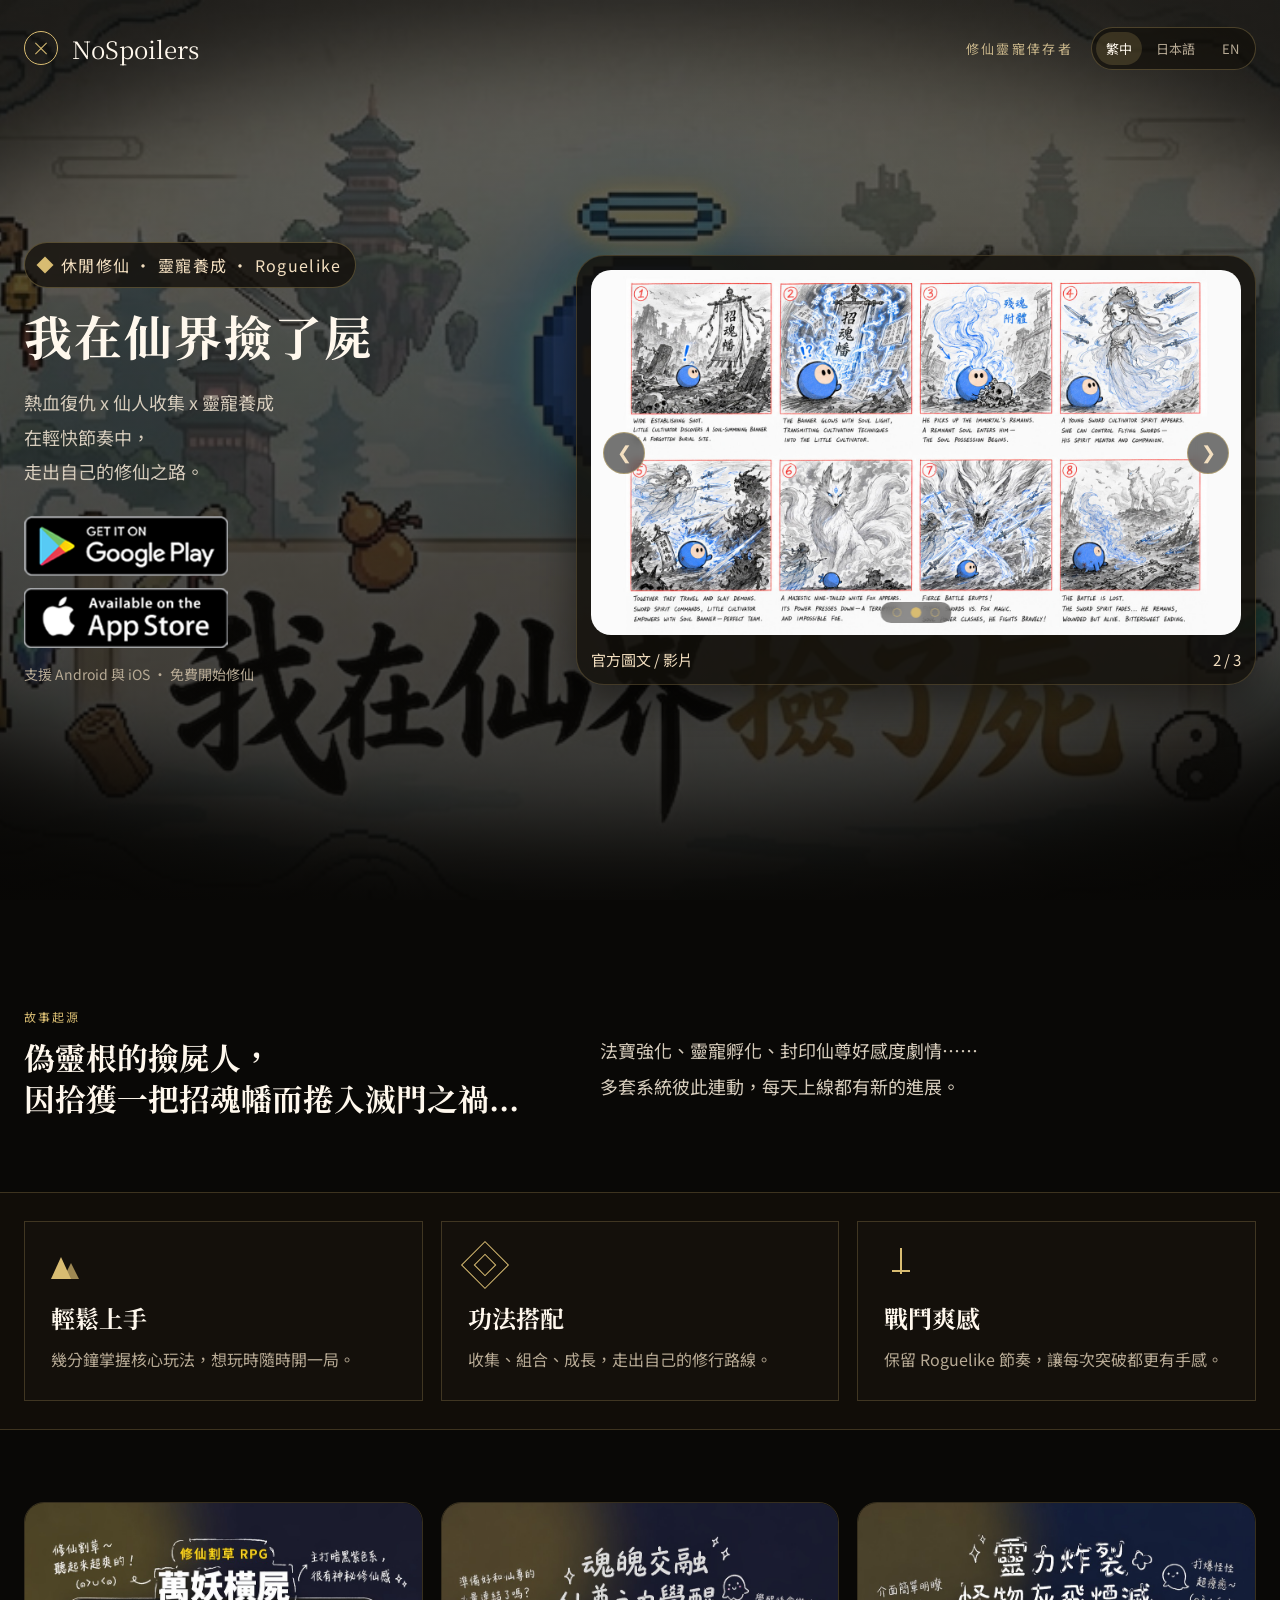
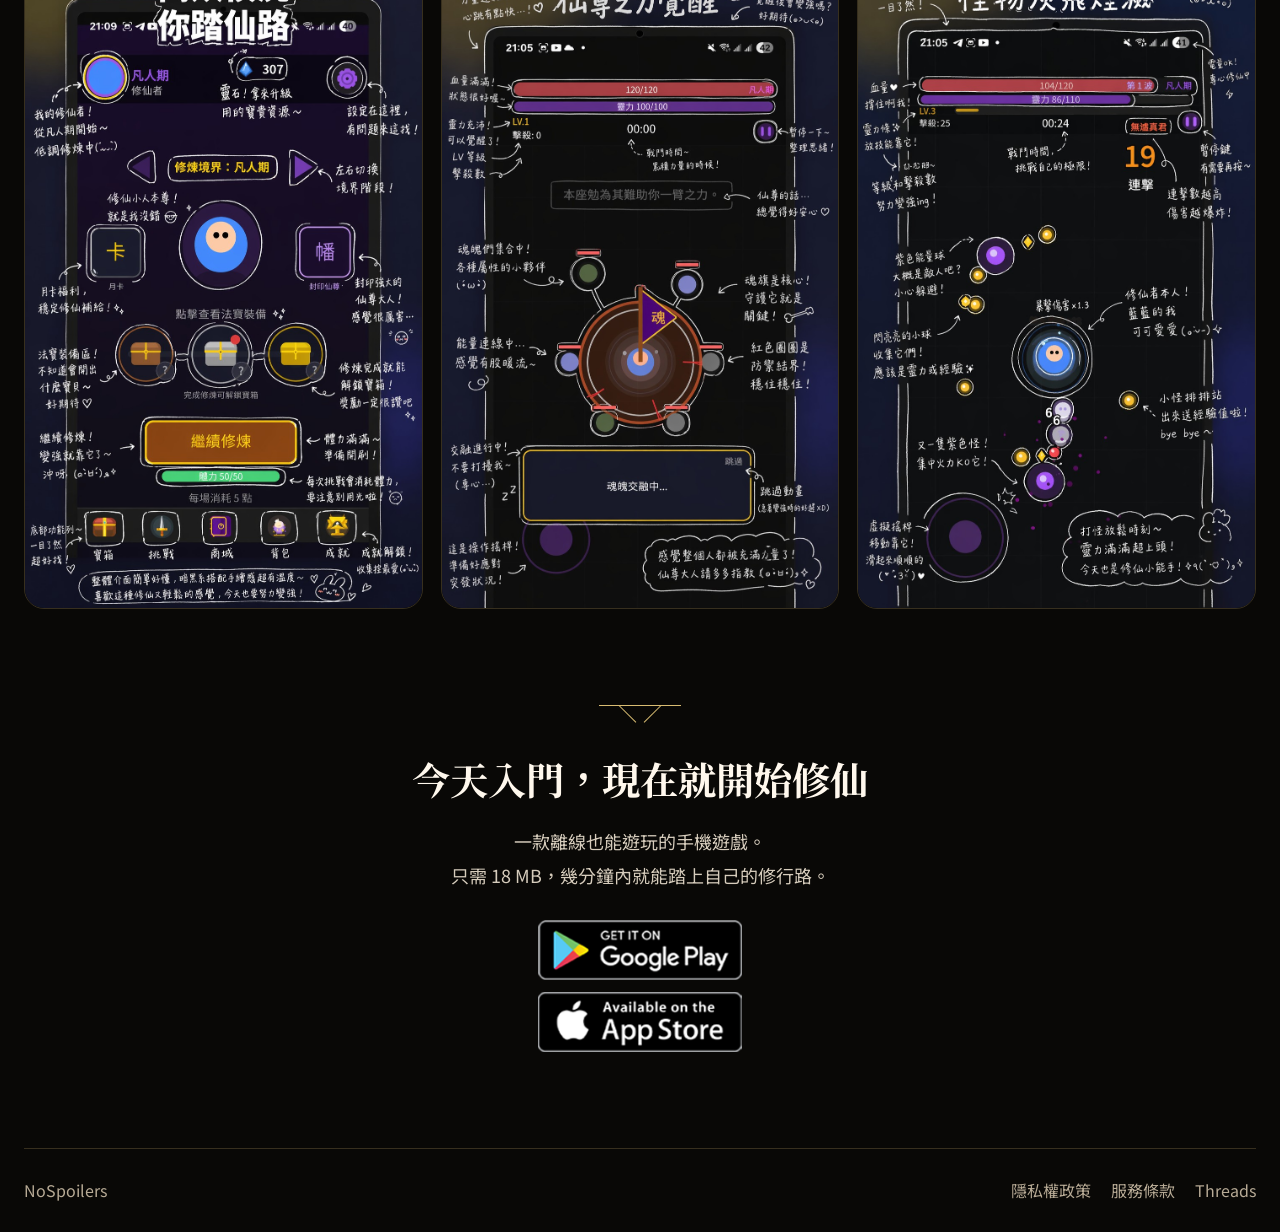
<file: index.html>
﻿<!DOCTYPE html>
<html lang="zh-Hant">
<head>
  <meta charset="UTF-8">
  <meta name="viewport" content="width=device-width, initial-scale=1.0">
  <title>拾仙者｜休閒修仙 Roguelike</title>
  <meta name="description" content="拾仙者是一款結合熱血復仇、仙人收集與靈寵養成的休閒修仙 Roguelike。觀看官方影片，立即從 Google Play 或 App Store 下載。">
  <link rel="canonical" href="https://seanfuture9999.github.io/pickupfairy-landing/">
  <meta property="og:type" content="website">
  <meta property="og:locale" content="zh_TW">
  <meta property="og:site_name" content="拾仙者">
  <meta property="og:title" content="拾仙者｜休閒修仙 Roguelike">
  <meta property="og:description" content="拾仙者是一款結合熱血復仇、仙人收集與靈寵養成的休閒修仙 Roguelike。觀看官方影片，立即從 Google Play 或 App Store 下載。">
  <meta property="og:url" content="https://seanfuture9999.github.io/pickupfairy-landing/">
  <meta property="og:image" content="https://seanfuture9999.github.io/pickupfairy-landing/assets/images/001.jpg">
  <meta property="og:image:width" content="1600">
  <meta property="og:image:height" content="900">
  <meta name="twitter:card" content="summary_large_image">
  <meta name="twitter:title" content="拾仙者｜休閒修仙 Roguelike">
  <meta name="twitter:description" content="拾仙者是一款結合熱血復仇、仙人收集與靈寵養成的休閒修仙 Roguelike。觀看官方影片，立即從 Google Play 或 App Store 下載。">
  <meta name="twitter:image" content="https://seanfuture9999.github.io/pickupfairy-landing/assets/images/001.jpg">
  <link rel="alternate" hreflang="zh-Hant" href="https://seanfuture9999.github.io/pickupfairy-landing/">
  <link rel="alternate" hreflang="ja" href="https://seanfuture9999.github.io/pickupfairy-landing/ja/">
  <link rel="alternate" hreflang="en" href="https://seanfuture9999.github.io/pickupfairy-landing/en/">
  <link rel="alternate" hreflang="x-default" href="https://seanfuture9999.github.io/pickupfairy-landing/">
  <link rel="icon" type="image/png" sizes="32x32" href="assets/images/favicon-32.png">
  <link rel="apple-touch-icon" sizes="180x180" href="assets/images/apple-touch-icon.png">
  <link rel="preload" as="image" href="assets/images/hero-banner.jpg">
  <link rel="preconnect" href="https://fonts.googleapis.com">
  <link rel="preconnect" href="https://fonts.gstatic.com" crossorigin>
  <link href="https://fonts.googleapis.com/css2?family=Noto+Sans+TC:wght@400;500;700&family=Noto+Serif+TC:wght@600;700;900&display=swap" rel="stylesheet">
  <link rel="stylesheet" href="styles.css">
</head>
<body>
  <header class="hero">
    <div class="hero-shade"></div>
    <nav class="nav shell">
      <div class="brand">
        <span class="sigil" aria-hidden="true"></span>
        <span>NoSpoilers</span>
      </div>
      <div class="nav-tools">
        <span class="nav-kicker">修仙靈寵倖存者</span>
        <nav class="lang-switcher" aria-label="語言切換">
          <a href="./" lang="zh-Hant" aria-current="page">繁中</a>
          <a href="ja/" lang="ja">日本語</a>
          <a href="en/" lang="en">EN</a>
        </nav>
      </div>
    </nav>

    <div class="hero-grid shell">
      <section class="hero-copy">
        <p class="eyebrow">
          <span class="diamond" aria-hidden="true"></span>
          休閒修仙 · 靈寵養成 · Roguelike
        </p>
        <h1>我在仙界撿了屍</h1>
        <p class="lead">熱血復仇 x 仙人收集 x 靈寵養成<br>在輕快節奏中，<br>走出自己的修仙之路。</p>
        <div class="store-row">
          <a class="store-badge" href="https://play.google.com/store/apps/details?id=com.pickupfairy.game" target="_blank" rel="noopener" aria-label="Get it on Google Play">
            <img src="assets/images/google.png" alt="Get it on Google Play" width="241" height="71" decoding="async">
          </a>
          <a class="store-badge" href="https://apps.apple.com/us/app/cultivator-survivors-roguelike/id6763825494" target="_blank" rel="noopener" aria-label="Download on the App Store">
            <img src="assets/images/apple.png" alt="Download on the App Store" width="241" height="71" decoding="async">
          </a>
        </div>
        <p class="microcopy">支援 Android 與 iOS · 免費開始修仙</p>
      </section>

      <section class="trailer-card carousel" aria-label="官方圖文與影片輪播" data-carousel>
        <div class="video-frame carousel-frame">
          <div class="carousel-track" data-carousel-track>
            <div class="carousel-slide is-active" data-slide-type="image">
              <img src="assets/images/001.jpg" alt="拾仙者 官方圖片一" width="1600" height="900" decoding="async">
            </div>
            <div class="carousel-slide" data-slide-type="image">
              <img src="assets/images/002.jpg" alt="拾仙者 官方圖片二" width="1600" height="900" loading="lazy" decoding="async">
            </div>
            <div class="carousel-slide" data-slide-type="video">
              <iframe src="https://www.youtube-nocookie.com/embed/JSna39oSoaU" title="拾仙者 官方遊戲影片" allow="accelerometer; encrypted-media; gyroscope; picture-in-picture" allowfullscreen loading="lazy" referrerpolicy="strict-origin-when-cross-origin"></iframe>
            </div>
          </div>
          <button type="button" class="carousel-arrow prev" data-carousel-prev aria-label="上一張">&#10094;</button>
          <button type="button" class="carousel-arrow next" data-carousel-next aria-label="下一張">&#10095;</button>
          <div class="carousel-dots" data-carousel-dots role="tablist" aria-label="輪播指示器">
            <button type="button" class="carousel-dot is-active" data-carousel-dot="0" aria-label="第 1 張"></button>
            <button type="button" class="carousel-dot" data-carousel-dot="1" aria-label="第 2 張"></button>
            <button type="button" class="carousel-dot" data-carousel-dot="2" aria-label="第 3 張"></button>
          </div>
        </div>
        <div class="video-meta">
          <span>官方圖文 / 影片</span>
          <span data-carousel-counter>1 / 3</span>
        </div>
      </section>
    </div>
  </header>

  <main>
    <section class="story shell split">
      <div>
        <p class="section-kicker">故事起源</p>
        <h2>偽靈根的撿屍人，<br>因拾獲一把招魂幡而捲入滅門之禍...</h2>
      </div>
      <p>法寶強化、靈寵孵化、封印仙尊好感度劇情⋯⋯<br>多套系統彼此連動，每天上線都有新的進展。</p>
    </section>

    <section class="feature-band">
      <div class="shell cards">
        <article class="feature-card">
          <span class="feature-mark mountain" aria-hidden="true"></span>
          <h3>輕鬆上手</h3>
          <p>幾分鐘掌握核心玩法，想玩時隨時開一局。</p>
        </article>
        <article class="feature-card">
          <span class="feature-mark talisman" aria-hidden="true"></span>
          <h3>功法搭配</h3>
          <p>收集、組合、成長，走出自己的修行路線。</p>
        </article>
        <article class="feature-card">
          <span class="feature-mark sword" aria-hidden="true"></span>
          <h3>戰鬥爽感</h3>
          <p>保留 Roguelike 節奏，讓每次突破都更有手感。</p>
        </article>
      </div>
    </section>

    <section class="gallery shell">
      <figure><img src="assets/images/screenshot-1.jpg" alt="遊戲畫面一" width="941" height="1672" loading="lazy" decoding="async"></figure>
      <figure><img src="assets/images/screenshot-2.jpg" alt="遊戲畫面二" width="941" height="1672" loading="lazy" decoding="async"></figure>
      <figure><img src="assets/images/screenshot-3.jpg" alt="遊戲畫面三" width="941" height="1672" loading="lazy" decoding="async"></figure>
    </section>

    <section class="final-cta shell">
      <span class="ornament" aria-hidden="true"></span>
      <h2>今天入門，現在就開始修仙</h2>
      <p>一款離線也能遊玩的手機遊戲。<br>只需 18 MB，幾分鐘內就能踏上自己的修行路。</p>
      <div class="store-row centered">
        <a class="store-badge" href="https://play.google.com/store/apps/details?id=com.pickupfairy.game" target="_blank" rel="noopener" aria-label="Get it on Google Play">
          <img src="assets/images/google.png" alt="Get it on Google Play" width="241" height="71" loading="lazy" decoding="async">
        </a>
        <a class="store-badge" href="https://apps.apple.com/us/app/cultivator-survivors-roguelike/id6763825494" target="_blank" rel="noopener" aria-label="Download on the App Store">
          <img src="assets/images/apple.png" alt="Download on the App Store" width="241" height="71" loading="lazy" decoding="async">
        </a>
      </div>
    </section>
  </main>

  <footer class="footer shell">
    <span>NoSpoilers</span>
    <nav>
      <a href="https://seanfuture9999.github.io/nospoilers-legal/privacy-policy.html" target="_blank" rel="noopener">隱私權政策</a>
      <a href="https://seanfuture9999.github.io/nospoilers-legal/terms-of-service.html" target="_blank" rel="noopener">服務條款</a>
      <a href="https://www.threads.com/@mech_sanda" target="_blank" rel="noopener">Threads</a>
    </nav>
  </footer>
  <script src="script.js"></script>
</body>
</html>
</file>
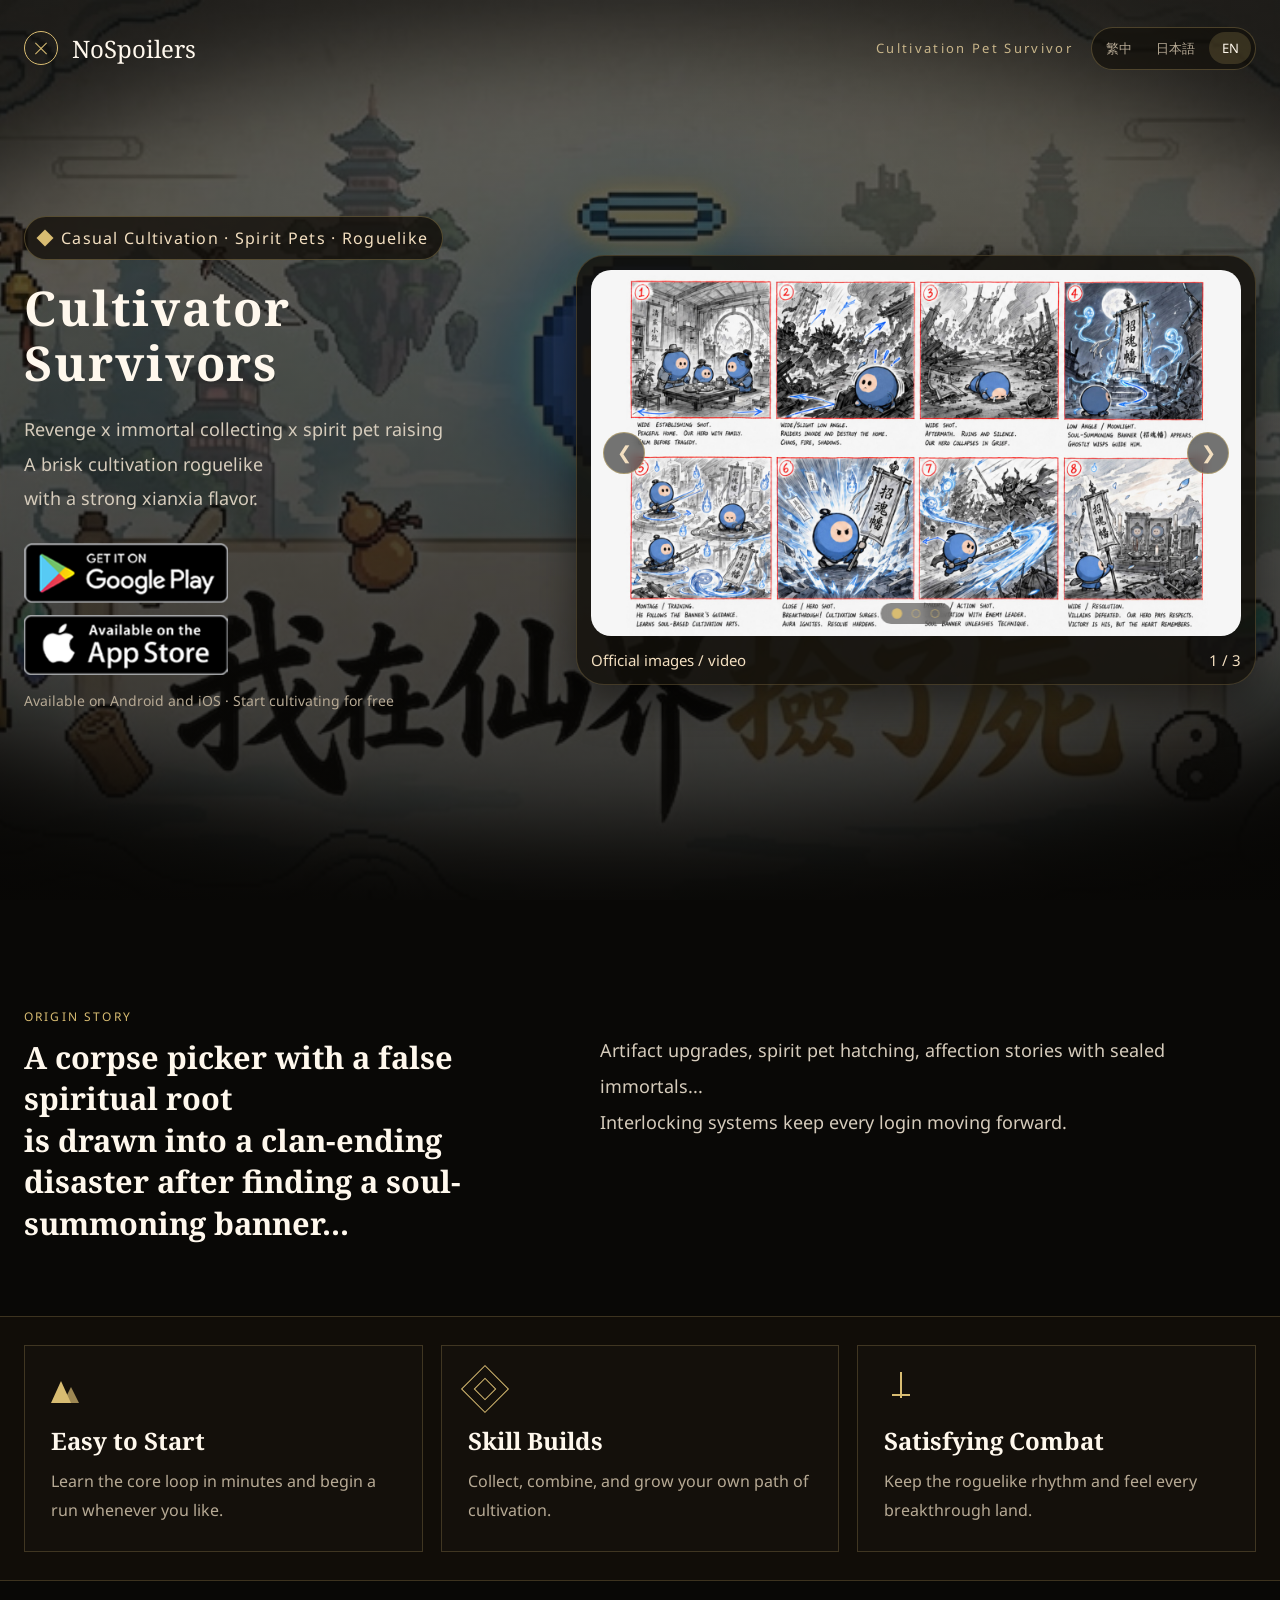
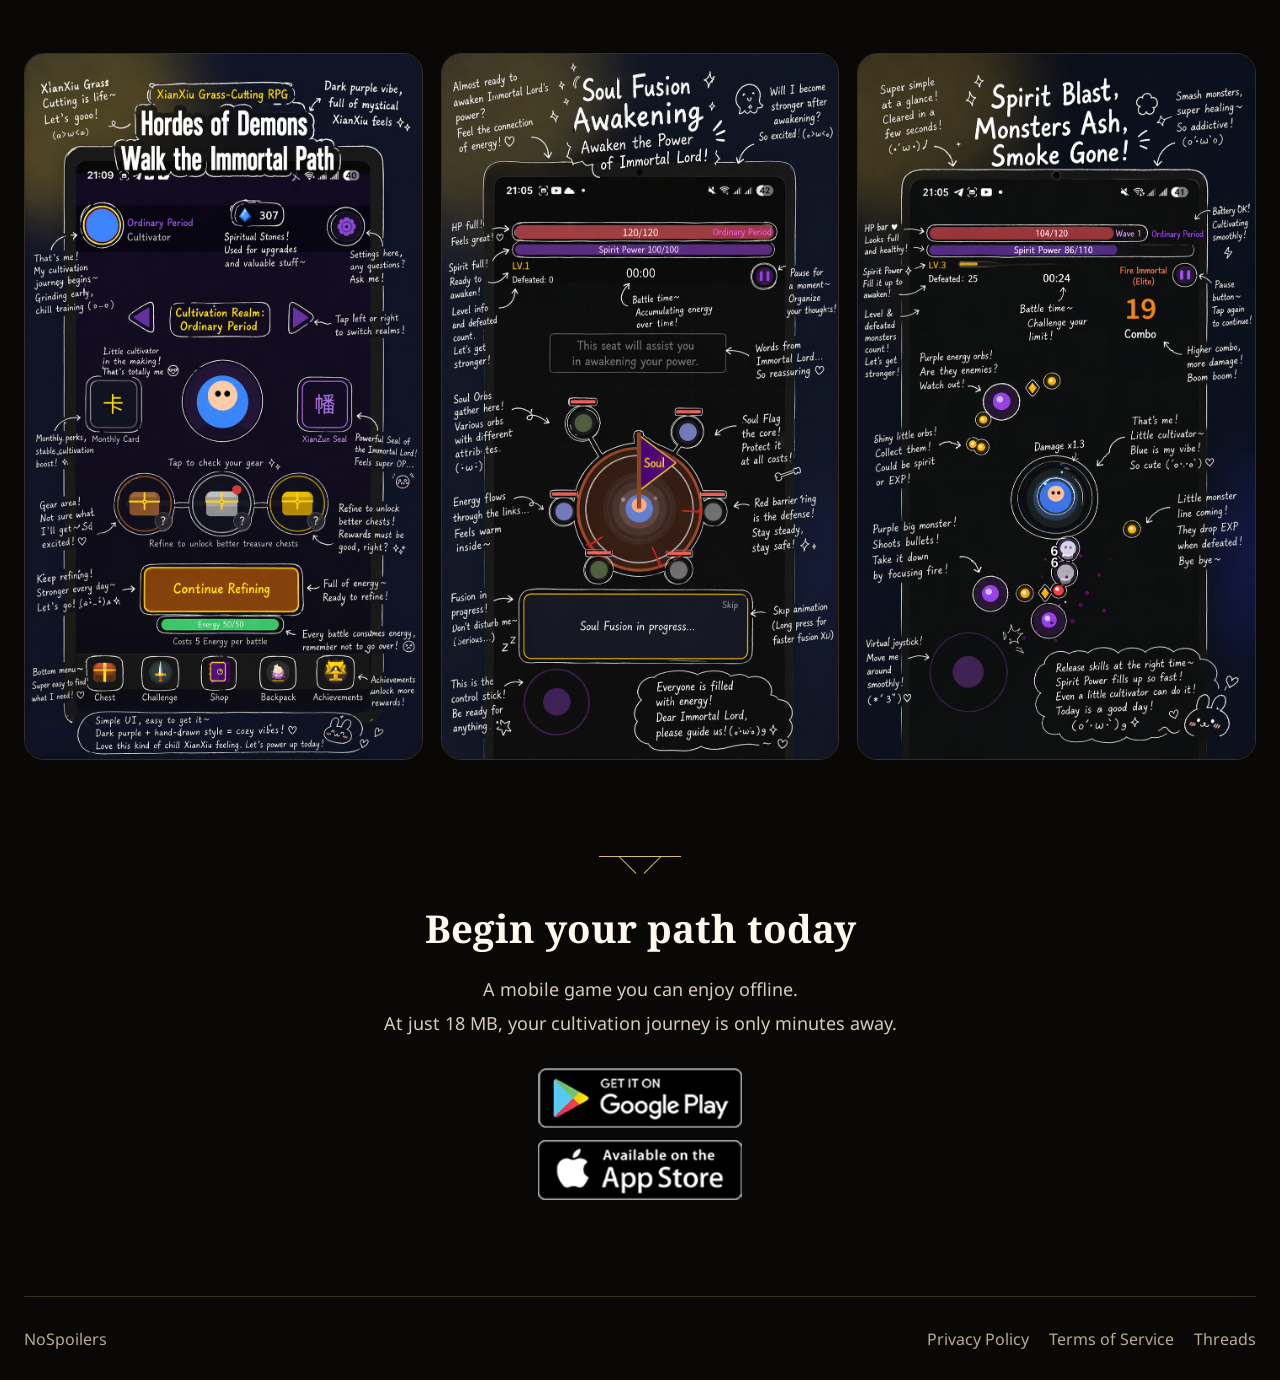
<file: en/index.html>
<!DOCTYPE html>
<html lang="en">
<head>
  <meta charset="UTF-8">
  <meta name="viewport" content="width=device-width, initial-scale=1.0">
  <title>Cultivator Survivors | Casual Cultivation Roguelike</title>
  <meta name="description" content="Cultivator Survivors is a casual cultivation roguelike about revenge, immortal collecting, and spirit pet raising. Watch the official trailer and download now on Google Play or the App Store.">
  <link rel="canonical" href="https://seanfuture9999.github.io/pickupfairy-landing/en/">
  <meta property="og:type" content="website">
  <meta property="og:locale" content="en_US">
  <meta property="og:site_name" content="Cultivator Survivors">
  <meta property="og:title" content="Cultivator Survivors | Casual Cultivation Roguelike">
  <meta property="og:description" content="Cultivator Survivors is a casual cultivation roguelike about revenge, immortal collecting, and spirit pet raising. Watch the official trailer and download now on Google Play or the App Store.">
  <meta property="og:url" content="https://seanfuture9999.github.io/pickupfairy-landing/en/">
  <meta property="og:image" content="https://seanfuture9999.github.io/pickupfairy-landing/assets/images/001.jpg">
  <meta property="og:image:width" content="1600">
  <meta property="og:image:height" content="900">
  <meta name="twitter:card" content="summary_large_image">
  <meta name="twitter:title" content="Cultivator Survivors | Casual Cultivation Roguelike">
  <meta name="twitter:description" content="Cultivator Survivors is a casual cultivation roguelike about revenge, immortal collecting, and spirit pet raising. Watch the official trailer and download now on Google Play or the App Store.">
  <meta name="twitter:image" content="https://seanfuture9999.github.io/pickupfairy-landing/assets/images/001.jpg">
  <link rel="alternate" hreflang="zh-Hant" href="https://seanfuture9999.github.io/pickupfairy-landing/">
  <link rel="alternate" hreflang="ja" href="https://seanfuture9999.github.io/pickupfairy-landing/ja/">
  <link rel="alternate" hreflang="en" href="https://seanfuture9999.github.io/pickupfairy-landing/en/">
  <link rel="alternate" hreflang="x-default" href="https://seanfuture9999.github.io/pickupfairy-landing/">
  <link rel="icon" type="image/png" sizes="32x32" href="../assets/images/favicon-32.png">
  <link rel="apple-touch-icon" sizes="180x180" href="../assets/images/apple-touch-icon.png">
  <link rel="preload" as="image" href="../assets/images/hero-banner.jpg">
  <link rel="preconnect" href="https://fonts.googleapis.com">
  <link rel="preconnect" href="https://fonts.gstatic.com" crossorigin>
  <link href="https://fonts.googleapis.com/css2?family=Noto+Sans:wght@400;500;700&family=Noto+Serif:wght@600;700;900&display=swap" rel="stylesheet">
  <link rel="stylesheet" href="../styles.css">
</head>
<body>
  <header class="hero">
    <div class="hero-shade"></div>
    <nav class="nav shell">
      <div class="brand">
        <span class="sigil" aria-hidden="true"></span>
        <span>NoSpoilers</span>
      </div>
      <div class="nav-tools">
        <span class="nav-kicker">Cultivation Pet Survivor</span>
        <nav class="lang-switcher" aria-label="Language switcher">
          <a href="../" lang="zh-Hant">繁中</a>
          <a href="../ja/" lang="ja">日本語</a>
          <a href="./" lang="en" aria-current="page">EN</a>
        </nav>
      </div>
    </nav>

    <div class="hero-grid shell">
      <section class="hero-copy">
        <p class="eyebrow">
          <span class="diamond" aria-hidden="true"></span>
          Casual Cultivation · Spirit Pets · Roguelike
        </p>
        <h1>Cultivator Survivors</h1>
        <p class="lead">Revenge x immortal collecting x spirit pet raising<br>A brisk cultivation roguelike<br>with a strong xianxia flavor.</p>
        <div class="store-row">
          <a class="store-badge" href="https://play.google.com/store/apps/details?id=com.pickupfairy.game" target="_blank" rel="noopener" aria-label="Get it on Google Play">
            <img src="../assets/images/google.png" alt="Get it on Google Play" width="241" height="71" decoding="async">
          </a>
          <a class="store-badge" href="https://apps.apple.com/us/app/cultivator-survivors-roguelike/id6763825494" target="_blank" rel="noopener" aria-label="Download on the App Store">
            <img src="../assets/images/apple.png" alt="Download on the App Store" width="241" height="71" decoding="async">
          </a>
        </div>
        <p class="microcopy">Available on Android and iOS · Start cultivating for free</p>
      </section>

      <section class="trailer-card carousel" aria-label="Official images and video carousel" data-carousel>
        <div class="video-frame carousel-frame">
          <div class="carousel-track" data-carousel-track>
            <div class="carousel-slide is-active" data-slide-type="image">
              <img src="../assets/images/001.jpg" alt="Official image one" width="1600" height="900" decoding="async">
            </div>
            <div class="carousel-slide" data-slide-type="image">
              <img src="../assets/images/002.jpg" alt="Official image two" width="1600" height="900" loading="lazy" decoding="async">
            </div>
            <div class="carousel-slide" data-slide-type="video">
              <iframe src="https://www.youtube-nocookie.com/embed/JSna39oSoaU" title="Official gameplay trailer" allow="accelerometer; encrypted-media; gyroscope; picture-in-picture" allowfullscreen loading="lazy" referrerpolicy="strict-origin-when-cross-origin"></iframe>
            </div>
          </div>
          <button type="button" class="carousel-arrow prev" data-carousel-prev aria-label="Previous slide">&#10094;</button>
          <button type="button" class="carousel-arrow next" data-carousel-next aria-label="Next slide">&#10095;</button>
          <div class="carousel-dots" data-carousel-dots role="tablist" aria-label="Carousel pagination">
            <button type="button" class="carousel-dot is-active" data-carousel-dot="0" aria-label="Slide 1"></button>
            <button type="button" class="carousel-dot" data-carousel-dot="1" aria-label="Slide 2"></button>
            <button type="button" class="carousel-dot" data-carousel-dot="2" aria-label="Slide 3"></button>
          </div>
        </div>
        <div class="video-meta">
          <span>Official images / video</span>
          <span data-carousel-counter>1 / 3</span>
        </div>
      </section>
    </div>
  </header>

  <main>
    <section class="story shell split">
      <div>
        <p class="section-kicker">Origin Story</p>
        <h2>A corpse picker with a false spiritual root<br>is drawn into a clan-ending disaster after finding a soul-summoning banner...</h2>
      </div>
      <p>Artifact upgrades, spirit pet hatching, affection stories with sealed immortals...<br>Interlocking systems keep every login moving forward.</p>
    </section>

    <section class="feature-band">
      <div class="shell cards">
        <article class="feature-card">
          <span class="feature-mark mountain" aria-hidden="true"></span>
          <h3>Easy to Start</h3>
          <p>Learn the core loop in minutes and begin a run whenever you like.</p>
        </article>
        <article class="feature-card">
          <span class="feature-mark talisman" aria-hidden="true"></span>
          <h3>Skill Builds</h3>
          <p>Collect, combine, and grow your own path of cultivation.</p>
        </article>
        <article class="feature-card">
          <span class="feature-mark sword" aria-hidden="true"></span>
          <h3>Satisfying Combat</h3>
          <p>Keep the roguelike rhythm and feel every breakthrough land.</p>
        </article>
      </div>
    </section>

    <section class="gallery shell">
      <figure><img src="../assets/images/7001.png" alt="Gameplay screenshot one" width="941" height="1672" loading="lazy" decoding="async"></figure>
      <figure><img src="../assets/images/7002.png" alt="Gameplay screenshot two" width="941" height="1672" loading="lazy" decoding="async"></figure>
      <figure><img src="../assets/images/7003.png" alt="Gameplay screenshot three" width="941" height="1672" loading="lazy" decoding="async"></figure>
    </section>

    <section class="final-cta shell">
      <span class="ornament" aria-hidden="true"></span>
      <h2>Begin your path today</h2>
      <p>A mobile game you can enjoy offline.<br>At just 18 MB, your cultivation journey is only minutes away.</p>
      <div class="store-row centered">
        <a class="store-badge" href="https://play.google.com/store/apps/details?id=com.pickupfairy.game" target="_blank" rel="noopener" aria-label="Get it on Google Play">
          <img src="../assets/images/google.png" alt="Get it on Google Play" width="241" height="71" loading="lazy" decoding="async">
        </a>
        <a class="store-badge" href="https://apps.apple.com/us/app/cultivator-survivors-roguelike/id6763825494" target="_blank" rel="noopener" aria-label="Download on the App Store">
          <img src="../assets/images/apple.png" alt="Download on the App Store" width="241" height="71" loading="lazy" decoding="async">
        </a>
      </div>
    </section>
  </main>

  <footer class="footer shell">
    <span>NoSpoilers</span>
    <nav>
      <a href="https://seanfuture9999.github.io/nospoilers-legal/privacy-policy.html" target="_blank" rel="noopener">Privacy Policy</a>
      <a href="https://seanfuture9999.github.io/nospoilers-legal/terms-of-service.html" target="_blank" rel="noopener">Terms of Service</a>
      <a href="https://www.threads.com/@mech_sanda" target="_blank" rel="noopener">Threads</a>
    </nav>
  </footer>
  <script src="../script.js"></script>
</body>
</html>
</file>
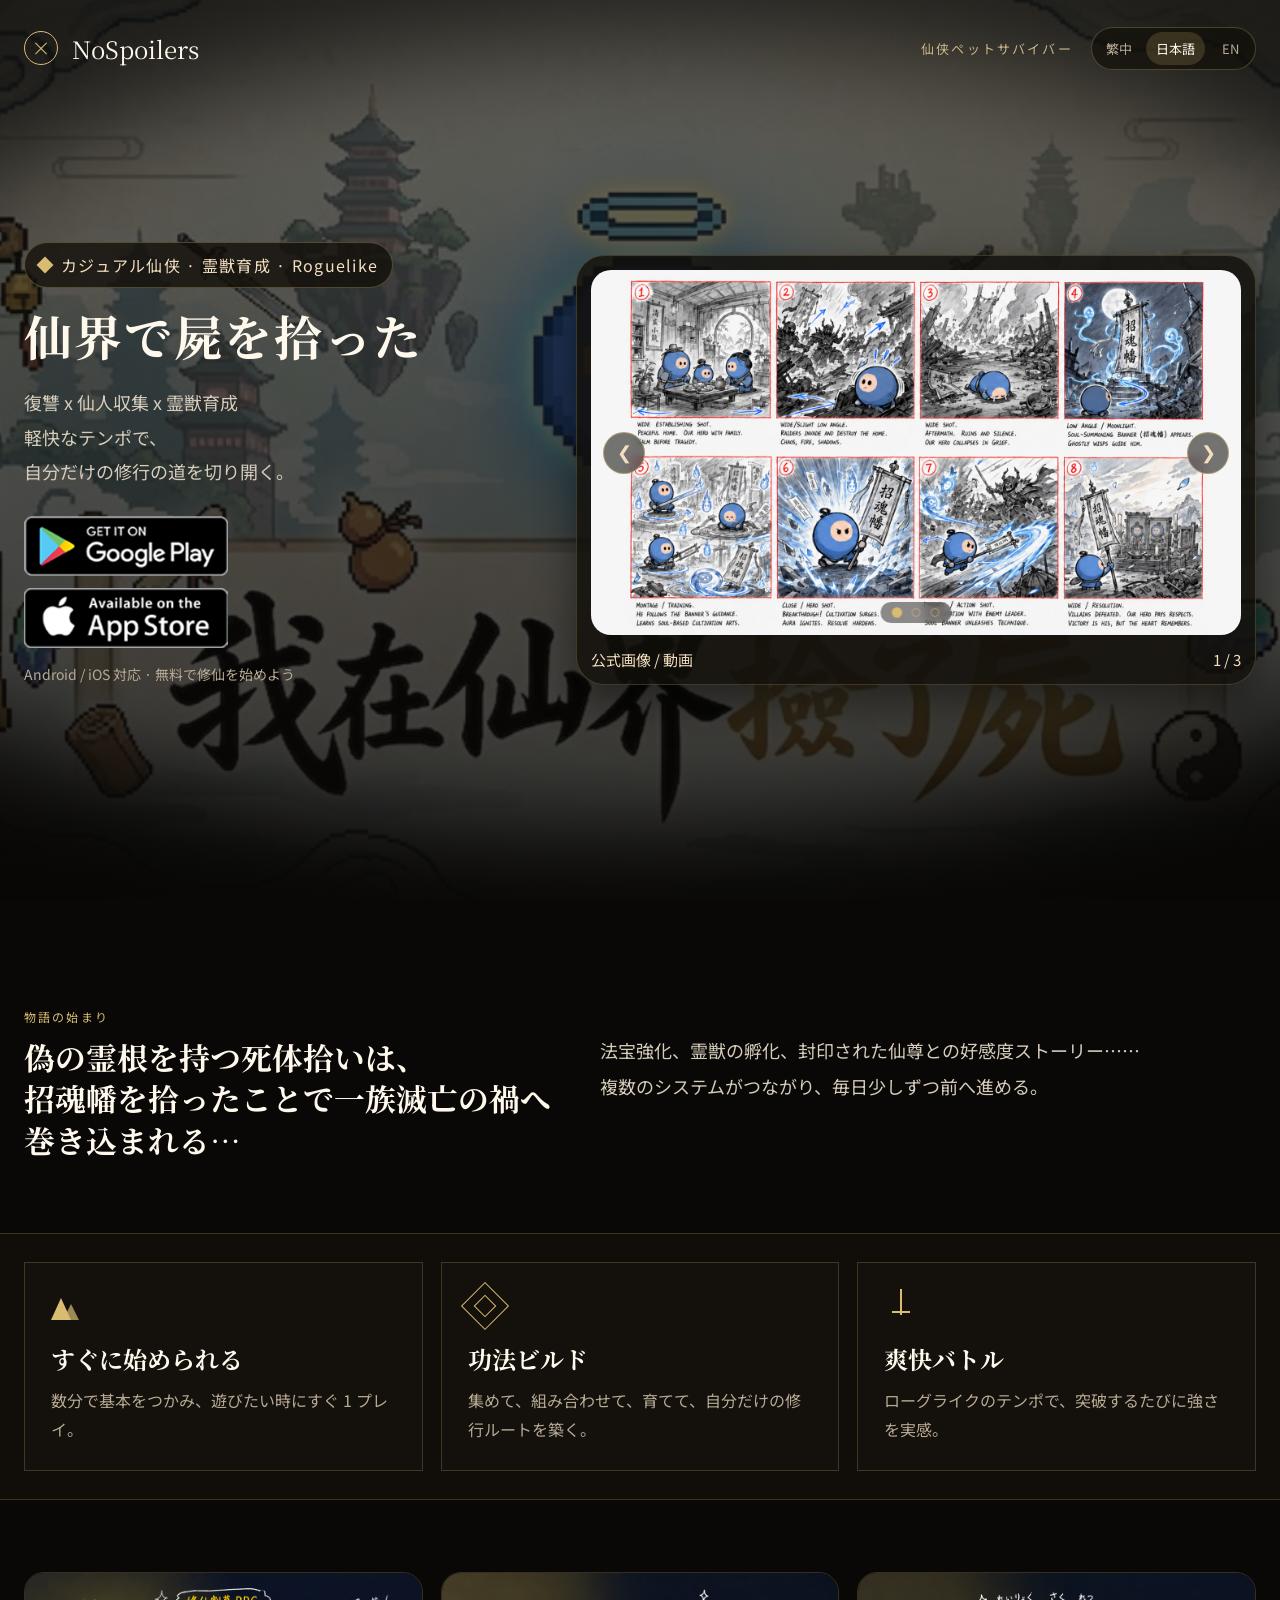
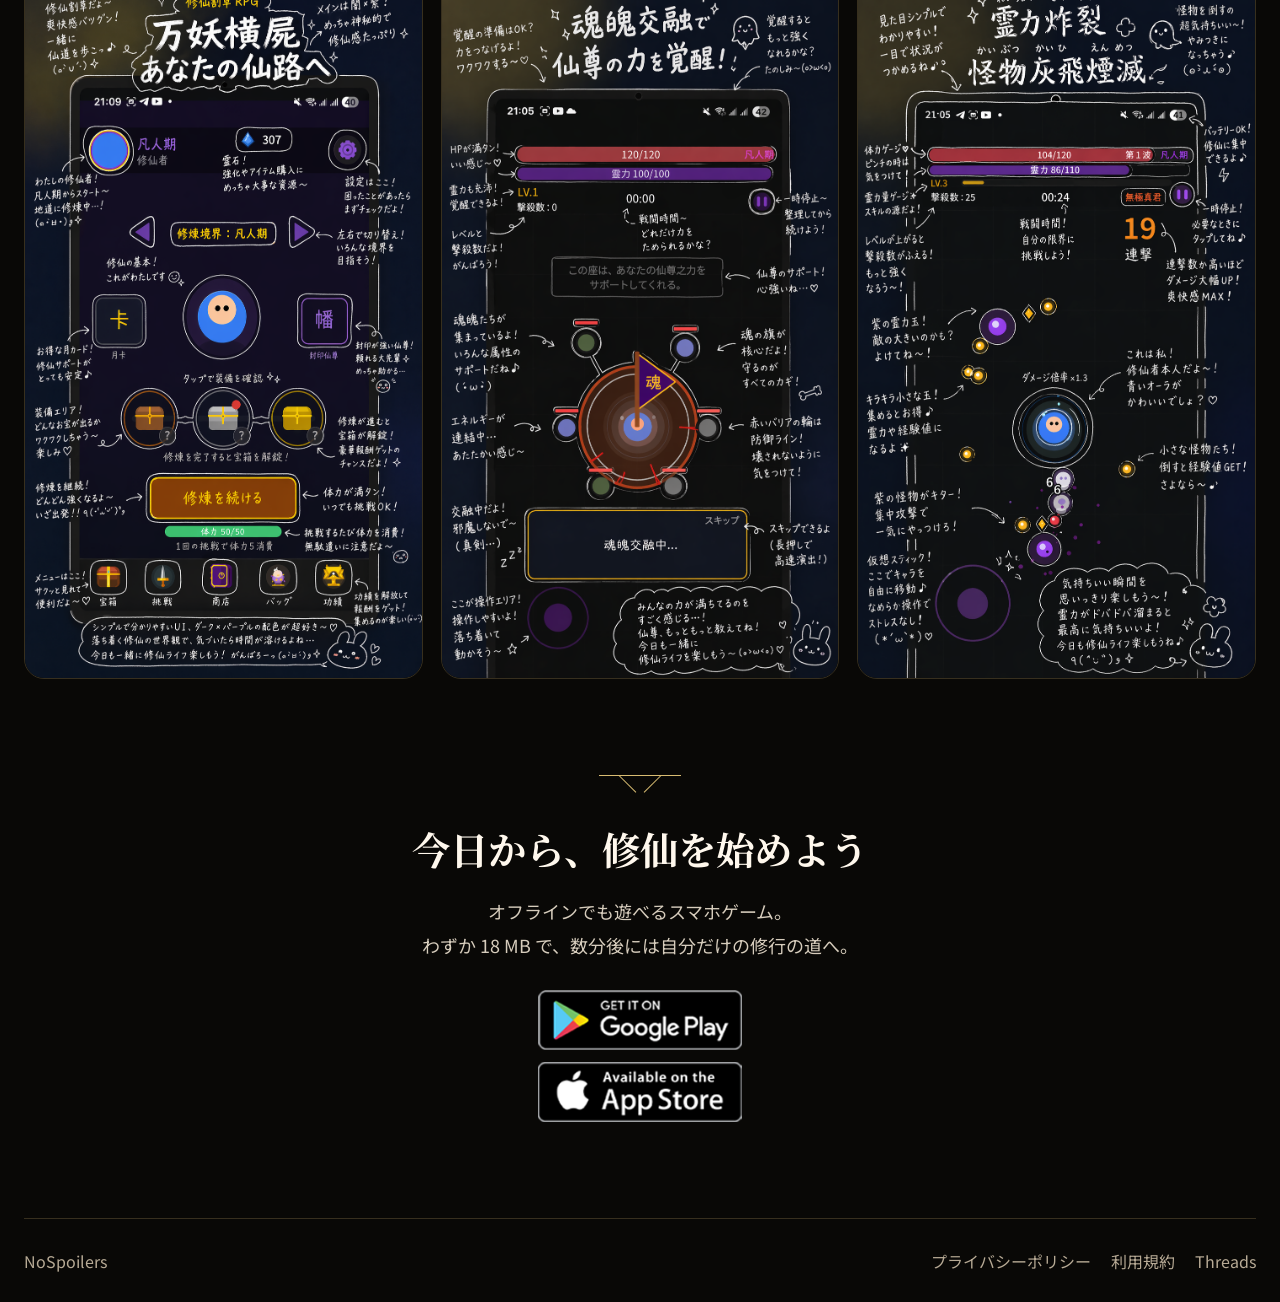
<file: ja/index.html>
<!DOCTYPE html>
<html lang="ja">
<head>
  <meta charset="UTF-8">
  <meta name="viewport" content="width=device-width, initial-scale=1.0">
  <title>仙界で屍を拾った｜カジュアル仙侠ローグライク</title>
  <meta name="description" content="仙界で屍を拾ったは、復讐、仙人収集、霊獣育成を楽しめるカジュアル仙侠ローグライク。公式動画を見て、Google Play または App Store から今すぐダウンロード。">
  <link rel="canonical" href="https://seanfuture9999.github.io/pickupfairy-landing/ja/">
  <meta property="og:type" content="website">
  <meta property="og:locale" content="ja_JP">
  <meta property="og:site_name" content="仙界で屍を拾った">
  <meta property="og:title" content="仙界で屍を拾った｜カジュアル仙侠ローグライク">
  <meta property="og:description" content="仙界で屍を拾ったは、復讐、仙人収集、霊獣育成を楽しめるカジュアル仙侠ローグライク。公式動画を見て、Google Play または App Store から今すぐダウンロード。">
  <meta property="og:url" content="https://seanfuture9999.github.io/pickupfairy-landing/ja/">
  <meta property="og:image" content="https://seanfuture9999.github.io/pickupfairy-landing/assets/images/001.jpg">
  <meta property="og:image:width" content="1600">
  <meta property="og:image:height" content="900">
  <meta name="twitter:card" content="summary_large_image">
  <meta name="twitter:title" content="仙界で屍を拾った｜カジュアル仙侠ローグライク">
  <meta name="twitter:description" content="仙界で屍を拾ったは、復讐、仙人収集、霊獣育成を楽しめるカジュアル仙侠ローグライク。公式動画を見て、Google Play または App Store から今すぐダウンロード。">
  <meta name="twitter:image" content="https://seanfuture9999.github.io/pickupfairy-landing/assets/images/001.jpg">
  <link rel="alternate" hreflang="zh-Hant" href="https://seanfuture9999.github.io/pickupfairy-landing/">
  <link rel="alternate" hreflang="ja" href="https://seanfuture9999.github.io/pickupfairy-landing/ja/">
  <link rel="alternate" hreflang="en" href="https://seanfuture9999.github.io/pickupfairy-landing/en/">
  <link rel="alternate" hreflang="x-default" href="https://seanfuture9999.github.io/pickupfairy-landing/">
  <link rel="icon" type="image/png" sizes="32x32" href="../assets/images/favicon-32.png">
  <link rel="apple-touch-icon" sizes="180x180" href="../assets/images/apple-touch-icon.png">
  <link rel="preload" as="image" href="../assets/images/hero-banner.jpg">
  <link rel="preconnect" href="https://fonts.googleapis.com">
  <link rel="preconnect" href="https://fonts.gstatic.com" crossorigin>
  <link href="https://fonts.googleapis.com/css2?family=Noto+Sans+JP:wght@400;500;700&family=Noto+Serif+JP:wght@600;700;900&display=swap" rel="stylesheet">
  <link rel="stylesheet" href="../styles.css">
</head>
<body>
  <header class="hero">
    <div class="hero-shade"></div>
    <nav class="nav shell">
      <div class="brand">
        <span class="sigil" aria-hidden="true"></span>
        <span>NoSpoilers</span>
      </div>
      <div class="nav-tools">
        <span class="nav-kicker">仙侠ペットサバイバー</span>
        <nav class="lang-switcher" aria-label="言語切り替え">
          <a href="../" lang="zh-Hant">繁中</a>
          <a href="./" lang="ja" aria-current="page">日本語</a>
          <a href="../en/" lang="en">EN</a>
        </nav>
      </div>
    </nav>

    <div class="hero-grid shell">
      <section class="hero-copy">
        <p class="eyebrow">
          <span class="diamond" aria-hidden="true"></span>
          カジュアル仙侠 · 霊獣育成 · Roguelike
        </p>
        <h1>仙界で屍を拾った</h1>
        <p class="lead">復讐 x 仙人収集 x 霊獣育成<br>軽快なテンポで、<br>自分だけの修行の道を切り開く。</p>
        <div class="store-row">
          <a class="store-badge" href="https://play.google.com/store/apps/details?id=com.pickupfairy.game" target="_blank" rel="noopener" aria-label="Google Play で入手">
            <img src="../assets/images/google.png" alt="Google Play で入手" width="241" height="71" decoding="async">
          </a>
          <a class="store-badge" href="https://apps.apple.com/us/app/cultivator-survivors-roguelike/id6763825494" target="_blank" rel="noopener" aria-label="App Store からダウンロード">
            <img src="../assets/images/apple.png" alt="App Store からダウンロード" width="241" height="71" decoding="async">
          </a>
        </div>
        <p class="microcopy">Android / iOS 対応 · 無料で修仙を始めよう</p>
      </section>

      <section class="trailer-card carousel" aria-label="公式画像と動画のカルーセル" data-carousel>
        <div class="video-frame carousel-frame">
          <div class="carousel-track" data-carousel-track>
            <div class="carousel-slide is-active" data-slide-type="image">
              <img src="../assets/images/001.jpg" alt="公式画像 1" width="1600" height="900" decoding="async">
            </div>
            <div class="carousel-slide" data-slide-type="image">
              <img src="../assets/images/002.jpg" alt="公式画像 2" width="1600" height="900" loading="lazy" decoding="async">
            </div>
            <div class="carousel-slide" data-slide-type="video">
              <iframe src="https://www.youtube-nocookie.com/embed/JSna39oSoaU" title="公式ゲーム動画" allow="accelerometer; encrypted-media; gyroscope; picture-in-picture" allowfullscreen loading="lazy" referrerpolicy="strict-origin-when-cross-origin"></iframe>
            </div>
          </div>
          <button type="button" class="carousel-arrow prev" data-carousel-prev aria-label="前へ">&#10094;</button>
          <button type="button" class="carousel-arrow next" data-carousel-next aria-label="次へ">&#10095;</button>
          <div class="carousel-dots" data-carousel-dots role="tablist" aria-label="カルーセルのページ">
            <button type="button" class="carousel-dot is-active" data-carousel-dot="0" aria-label="1 枚目"></button>
            <button type="button" class="carousel-dot" data-carousel-dot="1" aria-label="2 枚目"></button>
            <button type="button" class="carousel-dot" data-carousel-dot="2" aria-label="3 枚目"></button>
          </div>
        </div>
        <div class="video-meta">
          <span>公式画像 / 動画</span>
          <span data-carousel-counter>1 / 3</span>
        </div>
      </section>
    </div>
  </header>

  <main>
    <section class="story shell split">
      <div>
        <p class="section-kicker">物語の始まり</p>
        <h2>偽の霊根を持つ死体拾いは、<br>招魂幡を拾ったことで一族滅亡の禍へ巻き込まれる…</h2>
      </div>
      <p>法宝強化、霊獣の孵化、封印された仙尊との好感度ストーリー……<br>複数のシステムがつながり、毎日少しずつ前へ進める。</p>
    </section>

    <section class="feature-band">
      <div class="shell cards">
        <article class="feature-card">
          <span class="feature-mark mountain" aria-hidden="true"></span>
          <h3>すぐに始められる</h3>
          <p>数分で基本をつかみ、遊びたい時にすぐ 1 プレイ。</p>
        </article>
        <article class="feature-card">
          <span class="feature-mark talisman" aria-hidden="true"></span>
          <h3>功法ビルド</h3>
          <p>集めて、組み合わせて、育てて、自分だけの修行ルートを築く。</p>
        </article>
        <article class="feature-card">
          <span class="feature-mark sword" aria-hidden="true"></span>
          <h3>爽快バトル</h3>
          <p>ローグライクのテンポで、突破するたびに強さを実感。</p>
        </article>
      </div>
    </section>

    <section class="gallery shell">
      <figure><img src="../assets/images/6001.png" alt="ゲーム画面 1" width="941" height="1672" loading="lazy" decoding="async"></figure>
      <figure><img src="../assets/images/6002.png" alt="ゲーム画面 2" width="941" height="1672" loading="lazy" decoding="async"></figure>
      <figure><img src="../assets/images/6003.png" alt="ゲーム画面 3" width="941" height="1672" loading="lazy" decoding="async"></figure>
    </section>

    <section class="final-cta shell">
      <span class="ornament" aria-hidden="true"></span>
      <h2>今日から、修仙を始めよう</h2>
      <p>オフラインでも遊べるスマホゲーム。<br>わずか 18 MB で、数分後には自分だけの修行の道へ。</p>
      <div class="store-row centered">
        <a class="store-badge" href="https://play.google.com/store/apps/details?id=com.pickupfairy.game" target="_blank" rel="noopener" aria-label="Google Play で入手">
          <img src="../assets/images/google.png" alt="Google Play で入手" width="241" height="71" loading="lazy" decoding="async">
        </a>
        <a class="store-badge" href="https://apps.apple.com/us/app/cultivator-survivors-roguelike/id6763825494" target="_blank" rel="noopener" aria-label="App Store からダウンロード">
          <img src="../assets/images/apple.png" alt="App Store からダウンロード" width="241" height="71" loading="lazy" decoding="async">
        </a>
      </div>
    </section>
  </main>

  <footer class="footer shell">
    <span>NoSpoilers</span>
    <nav>
      <a href="https://seanfuture9999.github.io/nospoilers-legal/privacy-policy.html" target="_blank" rel="noopener">プライバシーポリシー</a>
      <a href="https://seanfuture9999.github.io/nospoilers-legal/terms-of-service.html" target="_blank" rel="noopener">利用規約</a>
      <a href="https://www.threads.com/@mech_sanda" target="_blank" rel="noopener">Threads</a>
    </nav>
  </footer>
  <script src="../script.js"></script>
</body>
</html>
</file>
<file: styles.css>
﻿:root {
  --bg: #090806;
  --bg-soft: #110d08;
  --panel: rgba(18, 15, 10, 0.82);
  --gold: #d8bc72;
  --gold-soft: #f3dfc0;
  --ink: #fff8ed;
  --muted: #d6ccbc;
  --muted-2: #b7aa95;
  --line: rgba(216, 188, 114, 0.22);
  --font-sans: 'Noto Sans TC', system-ui, sans-serif;
  --font-serif: 'Noto Serif TC', serif;
}
html[lang="ja"] {
  --font-sans: 'Noto Sans JP', system-ui, sans-serif;
  --font-serif: 'Noto Serif JP', serif;
}
html[lang="en"] {
  --font-sans: 'Noto Sans', system-ui, sans-serif;
  --font-serif: 'Noto Serif', Georgia, serif;
}
* { box-sizing: border-box; }
html { scroll-behavior: smooth; }
body {
  margin: 0;
  color: var(--ink);
  background: var(--bg);
  font-family: var(--font-sans);
}
a { color: inherit; text-decoration: none; }
.shell { width: min(1240px, calc(100% - 48px)); margin: 0 auto; }
.hero {
  position: relative;
  min-height: 100vh;
  background: url('assets/images/hero-banner.jpg') center/cover no-repeat;
}
.hero-shade {
  position: absolute;
  inset: 0;
  background:
    linear-gradient(180deg, rgba(9,8,6,.6), rgba(9,8,6,.82)),
    radial-gradient(circle at 75% 30%, rgba(216,188,114,.12), transparent 32%);
}
.nav, .hero-grid { position: relative; z-index: 1; }
.nav {
  height: 96px;
  display: flex;
  align-items: center;
  justify-content: space-between;
}
.brand { display: flex; align-items: center; gap: 14px; font-family: var(--font-serif); font-size: 24px; }
.sigil {
  width: 34px; height: 34px; border: 1px solid var(--gold); border-radius: 999px; position: relative;
}
.sigil::before, .sigil::after {
  content: ''; position: absolute; left: 8px; top: 16px; width: 16px; height: 1px; background: var(--gold); transform-origin: center;
}
.sigil::before { transform: rotate(45deg); }
.sigil::after { transform: rotate(-45deg); }
.nav-kicker { color: #c8b58a; letter-spacing: .18em; font-size: 13px; }
.nav-tools { display: flex; align-items: center; gap: 18px; }
.lang-switcher {
  display: inline-flex;
  align-items: center;
  gap: 4px;
  padding: 4px;
  border: 1px solid rgba(216, 188, 114, 0.28);
  border-radius: 999px;
  background: rgba(19, 15, 10, 0.68);
}
.lang-switcher a {
  min-width: 42px;
  padding: 7px 10px;
  border-radius: 999px;
  color: var(--muted-2);
  font-size: 13px;
  text-align: center;
  transition: background .2s ease, color .2s ease;
}
.lang-switcher a:hover,
.lang-switcher a[aria-current="page"] {
  color: var(--ink);
  background: rgba(216, 188, 114, 0.18);
}
.hero-grid {
  min-height: calc(100vh - 96px);
  display: grid;
  grid-template-columns: minmax(0, 1fr) 850px;
  gap: 42px;
  align-items: center;
  padding-bottom: 56px;
}
.eyebrow {
  display: inline-flex; align-items: center; gap: 10px;
  margin: 0 0 20px; padding: 10px 14px;
  border: 1px solid rgba(216,188,114,.3); border-radius: 999px;
  background: rgba(19,15,10,.78); color: var(--gold-soft); letter-spacing: .08em;
}
.diamond { width: 12px; height: 12px; background: var(--gold); transform: rotate(45deg); display: inline-block; }
h1, h2, h3 { font-family: var(--font-serif); margin: 0; }
h1 { font-size: clamp(34px, 3.8vw, 48px); line-height: 1.15; letter-spacing: .04em; }
.lead { color: var(--muted); font-size: 18px; line-height: 1.9; margin: 22px 0 28px; }
.store-row {
  display: flex;
  flex-direction: column;
  align-items: flex-start;
  gap: 12px;
}
.store-row.centered { align-items: center; }
.store-badge {
  display: inline-flex;
  transition: transform .2s ease, opacity .2s ease;
}
.store-badge:hover { transform: translateY(-2px); opacity: .92; }
/* 本地 badge 圖檔 google.png / apple.png 都是 241×71，等高即等寬，不變形 */
.store-badge img { display: block; height: 60px; width: auto; }
.microcopy { color: var(--muted-2); font-size: 14px; margin-top: 16px; }
.trailer-card {
  padding: 14px;
  background: rgba(18,15,10,.82);
  border: 1px solid var(--line);
  border-radius: 28px;
  box-shadow: 0 18px 42px rgba(0,0,0,.45);
}
/* 大螢幕視覺平衡：banner 往右偏移 30px */
@media (min-width: 1300px) {
  .trailer-card { transform: translateX(30px); }
}
.video-frame { aspect-ratio: 16/9; overflow: hidden; border-radius: 20px; }
.video-frame iframe { width: 100%; height: 100%; border: 0; display: block; }
.video-meta { display: flex; justify-content: space-between; color: var(--gold-soft); padding-top: 14px; font-size: 15px; }
main { background: var(--bg); }
.story {
  display: grid; grid-template-columns: .9fr 1.1fr; gap: 40px;
  padding: 96px 0 72px;
}
.section-kicker { color: var(--gold); letter-spacing: .18em; text-transform: uppercase; font-size: 12px; }
.story h2 { font-size: clamp(22px, 2.4vw, 32px); line-height: 1.35; }
.story p:last-child { color: var(--muted); line-height: 2; font-size: 18px; margin: 36px 0 0; }
.feature-band { border-top: 1px solid var(--line); border-bottom: 1px solid var(--line); background: var(--bg-soft); }
.cards { display: grid; grid-template-columns: repeat(3, 1fr); gap: 18px; padding: 28px 0; }
.feature-card { padding: 26px; border: 1px solid var(--line); background: rgba(255,255,255,.01); }
.feature-card h3 { font-size: 24px; margin: 18px 0 10px; }
.feature-card p { color: var(--muted-2); line-height: 1.8; margin: 0; }
.feature-mark { display: block; width: 34px; height: 34px; position: relative; }
.feature-mark.mountain::before, .feature-mark.mountain::after {
  content: ''; position: absolute; bottom: 3px; border-left: 10px solid transparent; border-right: 10px solid transparent; border-bottom: 22px solid var(--gold);
}
.feature-mark.mountain::after { left: 12px; border-left-width: 8px; border-right-width: 8px; border-bottom-width: 16px; opacity: .7; }
.feature-mark.talisman { border: 1px solid var(--gold); transform: rotate(45deg); }
.feature-mark.talisman::before { content: ''; position: absolute; inset: 8px; border: 1px solid var(--gold); }
.feature-mark.sword::before { content: ''; position: absolute; left: 16px; top: 0; width: 2px; height: 26px; background: var(--gold); }
.feature-mark.sword::after { content: ''; position: absolute; left: 8px; top: 22px; width: 18px; height: 2px; background: var(--gold); }
.gallery { display: grid; grid-template-columns: repeat(3, 1fr); gap: 18px; padding: 72px 0 96px; }
.gallery figure { margin: 0; overflow: hidden; border-radius: 20px; border: 1px solid var(--line); }
.gallery img { width: 100%; height: 100%; object-fit: cover; display: block; }
.final-cta { text-align: center; padding-bottom: 96px; }
.ornament { display: block; width: 82px; height: 22px; margin: 0 auto 24px; border-top: 1px solid var(--gold); position: relative; }
.ornament::before, .ornament::after { content: ''; position: absolute; top: -1px; width: 24px; height: 1px; background: var(--gold); }
.ornament::before { left: 20px; transform: rotate(45deg); transform-origin: left center; }
.ornament::after { right: 20px; transform: rotate(-45deg); transform-origin: right center; }
.final-cta h2 { font-size: clamp(30px, 3vw, 42px); }
.final-cta p { color: var(--muted); font-size: 18px; line-height: 1.9; max-width: 620px; margin: 18px auto 28px; }
.centered { justify-content: center; }
.footer {
  border-top: 1px solid var(--line);
  min-height: 84px;
  display: flex;
  justify-content: space-between;
  align-items: center;
  color: var(--muted-2);
}
.footer nav { display: flex; gap: 20px; }
/* 1440px 以下螢幕：banner 縮為 680px，避免擠壓左側標題 */
@media (max-width: 1440px) {
  .hero-grid { grid-template-columns: minmax(0, 1fr) 680px; }
}
@media (max-width: 980px) {
  .hero-grid, .story { grid-template-columns: 1fr; }
  .hero-grid { padding-top: 16px; }
  .trailer-card { max-width: 680px; transform: none; }
  .cards, .gallery { grid-template-columns: 1fr; }
}
@media (max-width: 640px) {
  .shell { width: min(100% - 32px, 1240px); }
  .nav { height: 84px; }
  .nav-tools { gap: 10px; }
  .nav-kicker { display: none; }
  .hero-grid { min-height: auto; padding-bottom: 40px; }
  .lead br { display: none; }
  .store-row { flex-direction: column; }
  .store-btn { justify-content: center; }
  .story { padding-top: 72px; }
  .footer { flex-direction: column; justify-content: center; gap: 12px; padding: 18px 0; }
}

/* ===== Carousel ===== */
.carousel-frame { position: relative; overflow: hidden; }
.carousel-track { position: absolute; inset: 0; width: 100%; height: 100%; }
.carousel-slide {
  position: absolute;
  inset: 0;
  width: 100%;
  height: 100%;
  opacity: 0;
  visibility: hidden;
  transition: opacity .55s ease;
  pointer-events: none;
}
.carousel-slide.is-active {
  opacity: 1;
  visibility: visible;
  pointer-events: auto;
  z-index: 1;
}
.carousel-slide img,
.carousel-slide iframe {
  width: 100%;
  height: 100%;
  display: block;
  border: 0;
}
.carousel-slide img { object-fit: cover; }

.carousel-arrow {
  position: absolute;
  top: 50%;
  transform: translateY(-50%);
  z-index: 4;
  width: 42px;
  height: 42px;
  border-radius: 999px;
  border: 1px solid rgba(216, 188, 114, 0.55);
  background: rgba(9, 8, 6, 0.55);
  color: var(--gold-soft);
  font-size: 18px;
  line-height: 1;
  cursor: pointer;
  display: flex;
  align-items: center;
  justify-content: center;
  backdrop-filter: blur(4px);
  transition: background .2s ease, border-color .2s ease, color .2s ease, transform .2s ease;
}
.carousel-arrow:hover {
  background: rgba(216, 188, 114, 0.18);
  border-color: var(--gold);
  color: var(--gold);
}
.carousel-arrow:active { transform: translateY(-50%) scale(.96); }
.carousel-arrow.prev { left: 12px; }
.carousel-arrow.next { right: 12px; }

.carousel-dots {
  position: absolute;
  bottom: 12px;
  left: 50%;
  transform: translateX(-50%);
  z-index: 4;
  display: flex;
  gap: 10px;
  padding: 6px 12px;
  border-radius: 999px;
  background: rgba(9, 8, 6, 0.45);
  backdrop-filter: blur(4px);
}
.carousel-dot {
  width: 9px;
  height: 9px;
  padding: 0;
  border-radius: 999px;
  border: 1px solid rgba(216, 188, 114, 0.55);
  background: transparent;
  cursor: pointer;
  transition: background .2s ease, border-color .2s ease, transform .2s ease;
}
.carousel-dot:hover { border-color: var(--gold); }
.carousel-dot.is-active {
  background: var(--gold);
  border-color: var(--gold);
  transform: scale(1.15);
}

@media (max-width: 640px) {
  .carousel-arrow { width: 36px; height: 36px; font-size: 16px; }
  .carousel-arrow.prev { left: 8px; }
  .carousel-arrow.next { right: 8px; }
}

/* 繁中首頁維持既有排版；其他語系允許自然換行 */
html[lang="zh-Hant"] .story h2 { white-space: nowrap; }
@media (max-width: 980px) {
  .story h2 { white-space: normal; font-size: clamp(22px, 4.4vw, 30px); }
}

/* 繁中首頁維持既有單行主標題 */
html[lang="zh-Hant"] .hero-copy h1 { white-space: nowrap; }
</file>
